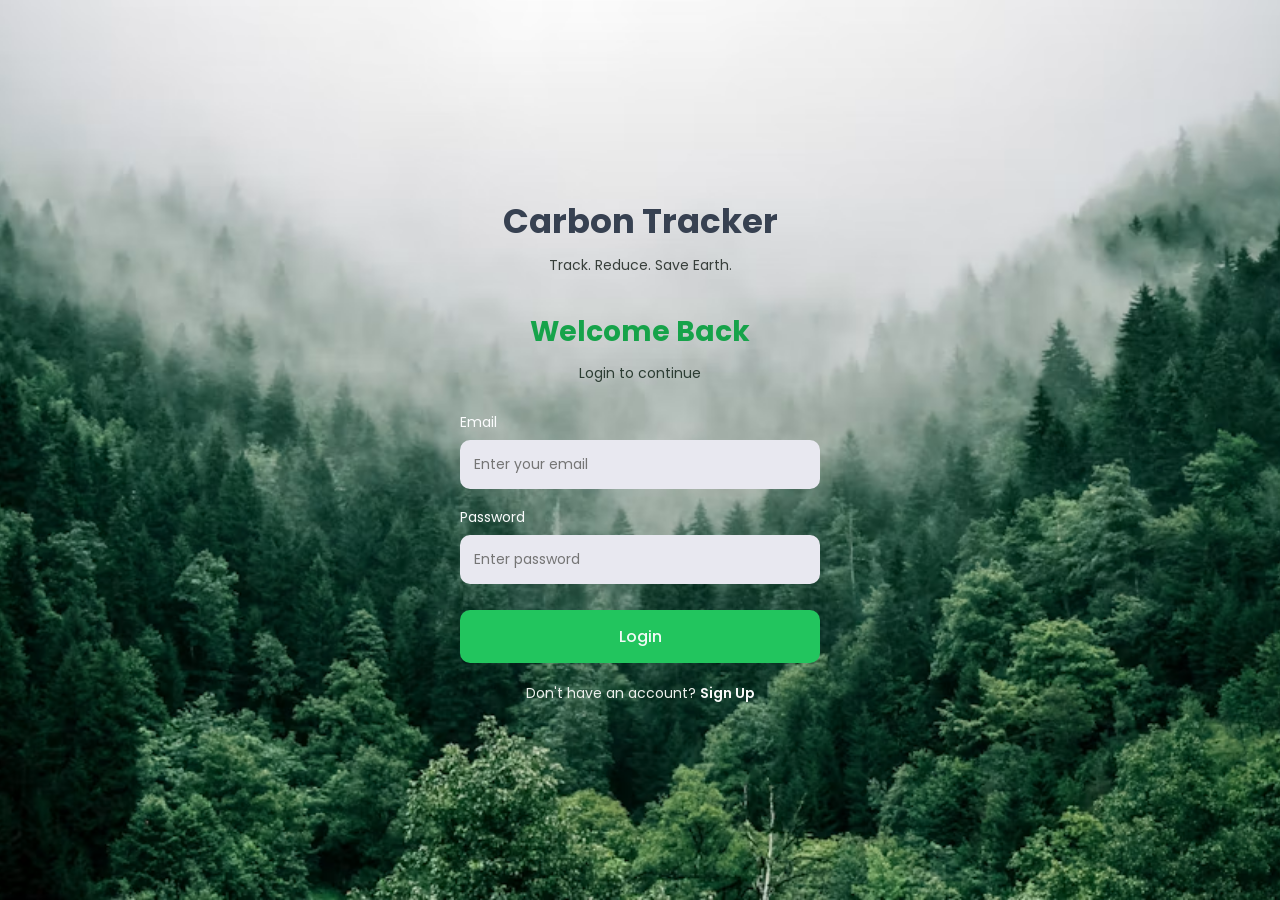
<file: carnbonsignup.html>
<!DOCTYPE html>
<html lang="en">

<head>
    <meta charset="UTF-8">
    <meta name="viewport" content="width=device-width, initial-scale=1.0">

    <title>Carbon Tracker</title>

    <link rel="stylesheet" href="carbonsignup.css">

    <!-- FONT -->
    <link rel="preconnect" href="https://fonts.googleapis.com">
    <link href="https://fonts.googleapis.com/css2?family=Poppins:wght@300;400;500;600;700&display=swap"
        rel="stylesheet">
</head>

<body>

    <!-- OVERLAY -->
    <div class="overlay">

        <!-- CARD -->
        <div class="auth-card">

            <h1>Carbon Tracker </h1>

            <p class="tagline">
                Track. Reduce. Save Earth.
            </p>

            <!-- LOGIN -->
            <div class="form-box active" id="loginForm">

                <h2>Welcome Back</h2>

                <p class="sub-title">
                    Login to continue
                </p>

                <form>

                    <div class="input-group" >
                        <label>Email</label>
                        <input type="email" id="email" placeholder="Enter your email">
                    </div>

                    <div class="input-group">
                        <label>Password</label>
                        <input type="password" id="password" placeholder="Enter password">
                    </div>

                    <button type="button" class="btn" onclick="login()">Login</button>
                    
                </form>


                <div class="bottom-text">
                    Don't have an account?
                    <span id="showSignup">Sign Up</span>
                </div>

            </div>

            <!-- SIGNUP -->
            <div class="form-box" id="signupForm">

                <h2>Create Account</h2>

                <p class="sub-title">
                    Create your account
                </p>

                <form>

                    <div class="input-group">
                        <label>Full Name</label>
                        <input type="text"  id="signupName" placeholder="Enter full name">
                        <small class="error" id="nameError"></small>
                    </div>

                    <div class="input-group">
                        <label>Email</label>
                        <input type="email" id="signupEmail" placeholder="Enter your email">
                         <small class="error" id="emailError"></small>
                    </div>

                    <div class="input-group">
                        <label>Password</label>
                        <input type="password" id="signupPassword" placeholder="Create password">
                        <small class="error" id="passwordError"></small>
                    </div>

                    <button type="button" class="btn" onclick="signup()">Sign Up</button>

                </form>

                <div class="bottom-text">
                    Already have an account?
                    <span id="showLogin">Login</span>
                </div>

            </div>

        </div>

    </div>

    <script src="carbonsignup.js"></script>
    

</body>

</html>
</file>
<file: carbonsignup.css>
*{
    margin:0;
    padding:0;
    box-sizing:border-box;
    font-family:'Poppins', sans-serif;
}

body{

    height:100vh;
    background-image:url("forestimage.avif");

    background-size:cover;
    background-position:center;
    background-repeat:no-repeat;

    display:flex;
    justify-content:center;
    align-items:center;
}

/* OVERLAY */

.overlay{

    width:100%;
    height:100vh;
    display:flex;
    justify-content:center;
    align-items:center;
}

/* CONTENT */

.auth-card{

    width:100%;
    max-width:360px;

    text-align:center;
}

/* TITLE */

.auth-card h1{

    font-size:34px;

    color:#374151;

    margin-bottom:8px;

    font-weight:700;
}

.tagline{

    color:#383f3b;

    font: weight 100px;

    font-size:14px;

    margin-bottom:35px;
   
}

/* FORM */

.form-box{

    display:none;
}

.form-box.active{

    display:block;
     
}

.form-box h2{

    font-size:28px;

    color:#666363;

    margin-bottom:10px;
}

.sub-title{

    color:#9ca3af;

    font-size:14px;

    margin-bottom:28px;
}

/* INPUT */

.input-group{

    margin-bottom:18px;

    text-align:left;
}

.input-group label{

    display:block;

    margin-bottom:7px;

    color:#fbfcfd;

    font-size:14px;
}

.input-group input{

    width:100%;

    padding:14px;

    border:none;

    border-radius:10px;

    background:rgb(232, 232, 240);

    font-size:14px;

    outline:none;
}

/* BUTTON */

.btn{

    width:100%;

    padding:14px;

    border:none;

    border-radius:10px;

    background:#22c55e;

    color:#f2faf6;

    font-size:16px;

    font-weight:500;

    cursor:pointer;

    margin-top:8px;
}

/* BOTTOM */

.bottom-text{

    margin-top:20px;

    color: rgb(237, 240, 237);

    font-size:14px;
}

.bottom-text span{

    color:#f8faf9;

    font-weight:600;

    cursor:pointer;
}
.overlay h2{
    color: #16a34a;
}
.sub-title{
    color: #2c3d33;
     font: weight 100px;;

}

.error{
    color:red;
    font-size:13px;
    display:block;
    margin-top:5px;
}
</file>
<file: pastentries.css>
*{
    margin:0;
    padding:0;
    box-sizing:border-box;
    font-family:Arial, sans-serif;
}

body{
    background:#f5f7fb;
}

/*  CONTAINER */

.container{
    display:flex;
    width:100%;
    min-height:100vh;
}

/*  SIDEBAR  */

.sidebar{
    width:250px;
    min-width:250px;
    height:100vh;
    background:linear-gradient(to bottom,#06223a,#04111f);
    color:white;
    display:flex;
    flex-direction:column;
    justify-content:space-between;
    padding:20px 0;
    position:fixed;
    overflow-y:auto;
     transition:0.3s ease;
}

.sidebar.hide{
    width:0;
    min-width:0;
    padding:0;
    overflow:hidden;
}

.sidebar.hide + .main-content{
    margin-left:0;
}

/*  MAIN CONTENT */

.main-content{
    flex:1;
    margin-left:250px;
    padding:25px;
    transition:0.3s ease;
}


.logo-section{
    display:flex;
    align-items:center;
    gap:12px;
    padding:0 25px;
}

.logo-icon{
    width:42px;
    height:42px;
    border-radius:50%;
    background:#16a34a;
    display:flex;
    justify-content:center;
    align-items:center;
}

.menu{
    list-style:none;
    margin-top:40px;
}

.menu li{
    margin:8px 15px;
}

.menu li a{
    text-decoration:none;
    color:white;
    display:flex;
    align-items:center;
    gap:14px;
    padding:14px 18px;
    border-radius:12px;
    transition:0.3s;
}

.menu li a:hover,
.menu .active a{
    background:#16a34a;
}

.logout{
    padding:0 20px;
}

.logout a{
    text-decoration:none;
    color:#ff8f8f;
    display:flex;
    align-items:center;
    gap:12px;
}




/* TOPBAR */

.topbar{
    display:flex;
    justify-content:space-between;
    align-items:center;
}

.menu-toggle{
    font-size:22px;
    cursor:pointer;
}

.top-right{
    display:flex;
    align-items:center;
    gap:20px;
}

.notification{
    position:relative;
    font-size:20px;
}

.badge{
    position:absolute;
    top:-7px;
    right:-8px;
    background:#16a34a;
    width:18px;
    height:18px;
    border-radius:50%;
    color:white;
    font-size:10px;
    display:flex;
    justify-content:center;
    align-items:center;
}


/* PROFILE */

.profile{
    background:white;
    padding:8px 14px;
    border-radius:12px;
    display:flex;
    align-items:center;
    gap:12px;
    box-shadow:0 2px 10px rgba(0,0,0,0.05);
}

.profile img{
    width:45px;
    height:45px;
    border-radius:50%;
}

.profile-info p{
    color:gray;
    font-size:13px;
}


/*  HEADER  */

.page-header{
    margin-top:30px;
}

.page-header h1{
    font-size:38px;
}

.page-header p{
    margin-top:8px;
    color:gray;
}

/* TABLE CARD  */

.table-card{
    margin-top:30px;
    background:white;
    border-radius:18px;
    padding:25px;
    box-shadow:0 2px 10px rgba(0,0,0,0.05);
}


/* TABLE TOP */

.table-top{
    display:flex;
    justify-content:space-between;
    align-items:center;
    margin-bottom:20px;
}


/* SEARCH */

.search-box{
    background:#f5f7fb;
    padding:12px 16px;
    border-radius:12px;
    display:flex;
    align-items:center;
    gap:10px;
    width:320px;
}

.search-box input{
    border:none;
    background:transparent;
    outline:none;
    width:100%;
}


/* TABLE */

.table-wrapper{
    overflow-x:auto;
}

table{
    width:100%;
    border-collapse:collapse;
}

thead{
    background:#16a34a;
    color:white;
}

th,
td{
    padding:16px;
    text-align:center;
}

tbody tr{
    border-bottom:1px solid #eee;
    transition:0.3s;
}

tbody tr:hover{
    background:#f9fafb;
}

/* STATUS */

.status{
    padding:8px 14px;
    border-radius:30px;
    font-size:13px;
    color:white;
}

.low{
    background:#16a34a;
}

.medium{
    background:#f59e0b;
}

.high{
    background:#ef4444;
}

/* PAGINATION */

.pagination{
    margin-top:25px;
    display:flex;
    justify-content:center;
    gap:10px;
}

.pagination button{
    width:38px;
    height:38px;
    border:none;
    border-radius:10px;
    background:#f1f5f9;
    cursor:pointer;
}

.active-page{
    background:#16a34a !important;
    color:white;
}

/* RESPONSIVE  */


/* Tablet */
@media(max-width:992px){

    .sidebar{

        width:80px;
        min-width:80px;

    }


    .logo-section h2,
    .menu li span,
    .logout span{

        display:none;

    }


    .logo-section{

        justify-content:center;
        padding:0;

    }


    .menu li{

        margin:8px;

    }


    .menu li a{

        justify-content:center;
        padding:14px;

    }


    .logout{

        padding:0;

    }


    .logout a{

        justify-content:center;

    }


    .main-content{

        margin-left:80px;
        padding:20px;

    }


    .page-header h1{

        font-size:32px;

    }



    .table-card{

        padding:20px;

    }


}


/* Small Mobile */

@media(max-width:480px){


    .main-content{

        padding:10px;

    }
    .page-header h1{

        font-size:23px;

    }
    .table-card{

        padding:12px;

    }
    .search-box{

        padding:10px 12px;

    }

    th,
    td{

        padding:10px;
        font-size:12px;

    }
    .pagination button{

        width:32px;
        height:32px;

    }

}

/* Tablet */

@media(max-width:992px){

    .sidebar{

        width:80px;
        min-width:80px;

    }
    .logo-section h2,
    .menu span,
    .logout span{

        display:none;
    }
    .logo-section{

        justify-content:center;
        padding:0;

    }
    .menu li{

        margin:8px;

    }

    .menu li a{

        justify-content:center;
        padding:14px;

    }
    .logout{

        padding:0;

    }

    .logout a{

        justify-content:center;

    }
    .main-content{

        margin-left:80px;
        padding:20px;

    }

    .dashboard-header h1{

        font-size:32px;

    }
    .settings-grid{

        grid-template-columns:1fr;

    }


}

/* Mobile View */

@media(max-width:768px){


    body{
        overflow-x:hidden;
    }

    /* Sidebar */

    .sidebar{

        left:-250px;
        width:250px;
        min-width:250px;
        z-index:1000;

    }

    .sidebar.show{

        left:0;

    }

    .logo-section h2,
    .menu li span,
    .logout span{

        display:block;

    }

    .logo-section{

        justify-content:flex-start;
        padding:0 25px;

    }
    .menu li a{

        justify-content:flex-start;

    }

    /* Main */

    .main-content{

        margin-left:0;
        padding:15px;

    }

    /* Topbar */

    .topbar{

        flex-direction:row;
        justify-content:space-between;

    }

    .top-right{

        gap:10px;

    }
    .profile{

        padding:6px;

    }

    .profile img{

        width:38px;
        height:38px;

    }

    .profile-info{

        display:none;

    }

    /* Header */


    .page-header{

        margin-top:20px;

    }

    .page-header h1{

        font-size:26px;

    }


    .page-header p{

        font-size:14px;

    }
}

@media(max-width:768px){

    .sidebar{
        left:-250px;
        width:250px;
        min-width:250px;
        z-index:1000;
    }


    .sidebar.show{
        left:0;
    }


    .main-content{
        margin-left:0;
    }

}
.menu-btn{
    background:none;
    border:none;
    font-size:24px;
    cursor:pointer;
}
</file>
<file: setting.css>
*{
    margin:0;
    padding:0;
    box-sizing:border-box;
    font-family:Arial,sans-serif;
}

body{
    background:#f5f7fb;
}

/* =========================
   CONTAINER
========================= */

.container{
    display:flex;
    min-height:100vh;
}

/* =========================
   SIDEBAR
========================= */

.sidebar.hide{
    width:0;
    min-width:0;
    padding:0;
    overflow:hidden;
}

.sidebar.hide + .main-content{
    margin-left:0;
}

.main-content{
    transition:0.3s ease;
    
}

.sidebar{
    transition:0.3s ease;
}
.sidebar{
    width:250px;
    min-width:250px;
    height:100vh;
    background:linear-gradient(to bottom,#06223a,#04111f);
    color:white;
    position:fixed;
    display:flex;
    flex-direction:column;
    justify-content:space-between;
    padding:20px 0;
}
.logo-section{
    display:flex;
    align-items:center;
    gap:12px;
    padding:0 25px;
}

.logo-icon{
    width:42px;
    height:42px;
    border-radius:50%;
    background:#16a34a;
    display:flex;
    justify-content:center;
    align-items:center;
}

.logo-icon i{
    font-size:18px;
}

.menu{
    list-style:none;
    margin-top:40px;
}

.menu li{
    margin:8px 15px;
}

.menu li a{
    text-decoration:none;
    color:white;
    display:flex;
    align-items:center;
    gap:14px;
    padding:14px 18px;
    border-radius:12px;
    transition:.3s;
}

.menu li a:hover,
.menu .active a{
    background:#16a34a;
}

.logout{
    padding:0 20px;
}

.logout a{
    color:#ff8f8f;
    text-decoration:none;
    display:flex;
    gap:10px;
}

/* =========================
   MAIN CONTENT
========================= */

.main-content{
    flex:1;
    margin-left:250px;
    padding:25px;
}

/* =========================
   TOPBAR
========================= */

.topbar{
    display:flex;
    justify-content:space-between;
    align-items:center;
}

.top-right{
    display:flex;
    align-items:center;
    gap:20px;
}

.notification{
    position:relative;
    font-size:20px;
}

.badge{
    position:absolute;
    top:-8px;
    right:-8px;
    width:18px;
    height:18px;
    background:#16a34a;
    color:white;
    border-radius:50%;
    font-size:10px;
    display:flex;
    justify-content:center;
    align-items:center;
}

.profile{
    background:white;
    padding:8px 14px;
    border-radius:12px;
    display:flex;
    align-items:center;
    gap:10px;
    box-shadow:0 2px 10px rgba(0,0,0,.05);
}

.profile img{
    width:45px;
    height:45px;
    border-radius:50%;
}

.profile-info-top p{
    color:gray;
    font-size:13px;
}

/* =========================
   HEADER
========================= */

.dashboard-header{
    margin-top:25px;
}

.dashboard-header h1{
    font-size:36px;
}

.dashboard-header p{
    color:gray;
    margin-top:5px;
}

/* =========================
   SETTINGS GRID
========================= */

.settings-grid{
    margin-top:30px;
    display:grid;
    grid-template-columns:repeat(auto-fit,minmax(350px,1fr));
    gap:20px;
}

.settings-card{
    background:white;
    padding:25px;
    border-radius:18px;
    box-shadow:0 2px 10px rgba(0,0,0,.05);
}

.settings-card h2{
    margin-bottom:20px;
    color:#06223a;
    font-size:22px;
}

.settings-card h2 i{
    margin-right:10px;
    color:#16a34a;
}

/* =========================
   FORM
========================= */

.input-group{
    display:flex;
    flex-direction:column;
    margin-bottom:15px;
}

.input-group label{
    margin-bottom:8px;
    font-weight:600;
}

.input-group input{
    padding:12px;
    border:1px solid #ddd;
    border-radius:10px;
    outline:none;
}

.input-group input:focus{
    border-color:#16a34a;
}

/* =========================
   BUTTONS
========================= */

.save-btn{
    margin-top:10px;
    background:#16a34a;
    color:white;
    border:none;
    padding:12px 18px;
    border-radius:10px;
    cursor:pointer;
}

.save-btn:hover{
    background:#15803d;
}


#deleteAccountBtn {
    margin-top: 15px;
    background: #dc2626;
    color: white;
    border: none;
    padding: 12px 18px;
    border-radius: 10px;
    cursor: pointer;
}

#deleteAccountBtn:hover {
    background: #b91c1c;
}
/* =========================
   TOGGLE SWITCH
========================= */

.toggle-row{
    display:flex;
    justify-content:space-between;
    align-items:center;
}

.switch{
    position:relative;
    display:inline-block;
    width:60px;
    height:34px;
}

.switch input{
    opacity:0;
    width:0;
    height:0;
}

.slider{
    position:absolute;
    cursor:pointer;
    top:0;
    left:0;
    right:0;
    bottom:0;
    background:#ccc;
    transition:.4s;
    border-radius:34px;
}

.slider:before{
    position:absolute;
    content:"";
    height:26px;
    width:26px;
    left:4px;
    bottom:4px;
    background:white;
    transition:.4s;
    border-radius:50%;
}

input:checked + .slider{
    background:#16a34a;
}

input:checked + .slider:before{
    transform:translateX(26px);
}

/* =========================
   CHECKBOX
========================= */

.check-row{
    margin:12px 0;
    display:flex;
    align-items:center;
    gap:10px;
}

/* =========================
   DANGER CARD
========================= */

.danger-card{
    border-left:5px solid #dc2626;
}

.danger-card p{
    color:#666;
    margin-top:10px;
}


/* =========================
   RESPONSIVE DESIGN 
========================= */


/* Tablet */
@media(max-width:992px){

    .sidebar{

        width:80px;
        min-width:80px;

    }


    .logo-section h2,
    .menu span,
    .logout span{

        display:none;

    }


    .logo-section{

        justify-content:center;
        padding:0;

    }


    .menu li{

        margin:8px;

    }


    .menu li a{

        justify-content:center;
        padding:14px;

    }


    .logout{

        padding:0;

    }


    .logout a{

        justify-content:center;

    }



    .main-content{

        margin-left:80px;
        padding:20px;

    }



    .dashboard-header h1{

        font-size:32px;

    }



    .settings-grid{

        grid-template-columns:1fr;

    }


}



/* Mobile */
@media(max-width:768px){


    body{

        overflow-x:hidden;

    }



    /* Sidebar */

    .sidebar{

        left:-250px;
        width:250px;
        min-width:250px;
        z-index:1000;

    }



    .sidebar.show{

        left:0;

    }



    .logo-section h2,
    .menu span,
    .logout span{

        display:block;

    }



    .logo-section{

        justify-content:flex-start;
        padding:0 25px;

    }



    .menu li a{

        justify-content:flex-start;

    }



    /* Main */

    .main-content{

        margin-left:0;
        padding:15px;

    }



    /* Topbar */


    .topbar{

        flex-direction:row;
        justify-content:space-between;
        align-items:center;

    }



    .top-right{

        gap:10px;

    }



    .profile{

        padding:6px;

    }



    .profile img{

        width:38px;
        height:38px;

    }



    .profile-info{

        display:none;

    }



    /* Header */


    .dashboard-header{

        margin-top:20px;

    }


    .dashboard-header h1{

        font-size:26px;

    }


    .dashboard-header p{

        font-size:14px;

    }



    /* Cards */


    .settings-grid{

        grid-template-columns:1fr;
        gap:15px;

    }



    .settings-card{

        padding:18px;
        border-radius:14px;

    }



    .settings-card h2{

        font-size:19px;

    }



    /* Inputs */


    .input-group input{

        width:100%;
        padding:12px;

    }



    /* Buttons */


    .save-btn,
    #deleteAccountBtn{

        width:100%;
        padding:13px;

    }



}



/* Small Mobile */
@media(max-width:480px){


    .main-content{

        padding:10px;

    }

    .dashboard-header h1{

        font-size:23px;

    }

    .settings-card{

        padding:15px;

    }

    .settings-card h2{

        font-size:17px;

    }

    .check-row{

        font-size:14px;

    }

}

@media(max-width:768px){

    .sidebar{
        left:-250px;
        width:250px;
        min-width:250px;
        z-index:1000;
    }


    .sidebar.show{
        left:0;
    }


    .main-content{
        margin-left:0;
    }

}
.menu-btn{
    background:none;
    border:none;
    font-size:24px;
    cursor:pointer;
}
</file>
